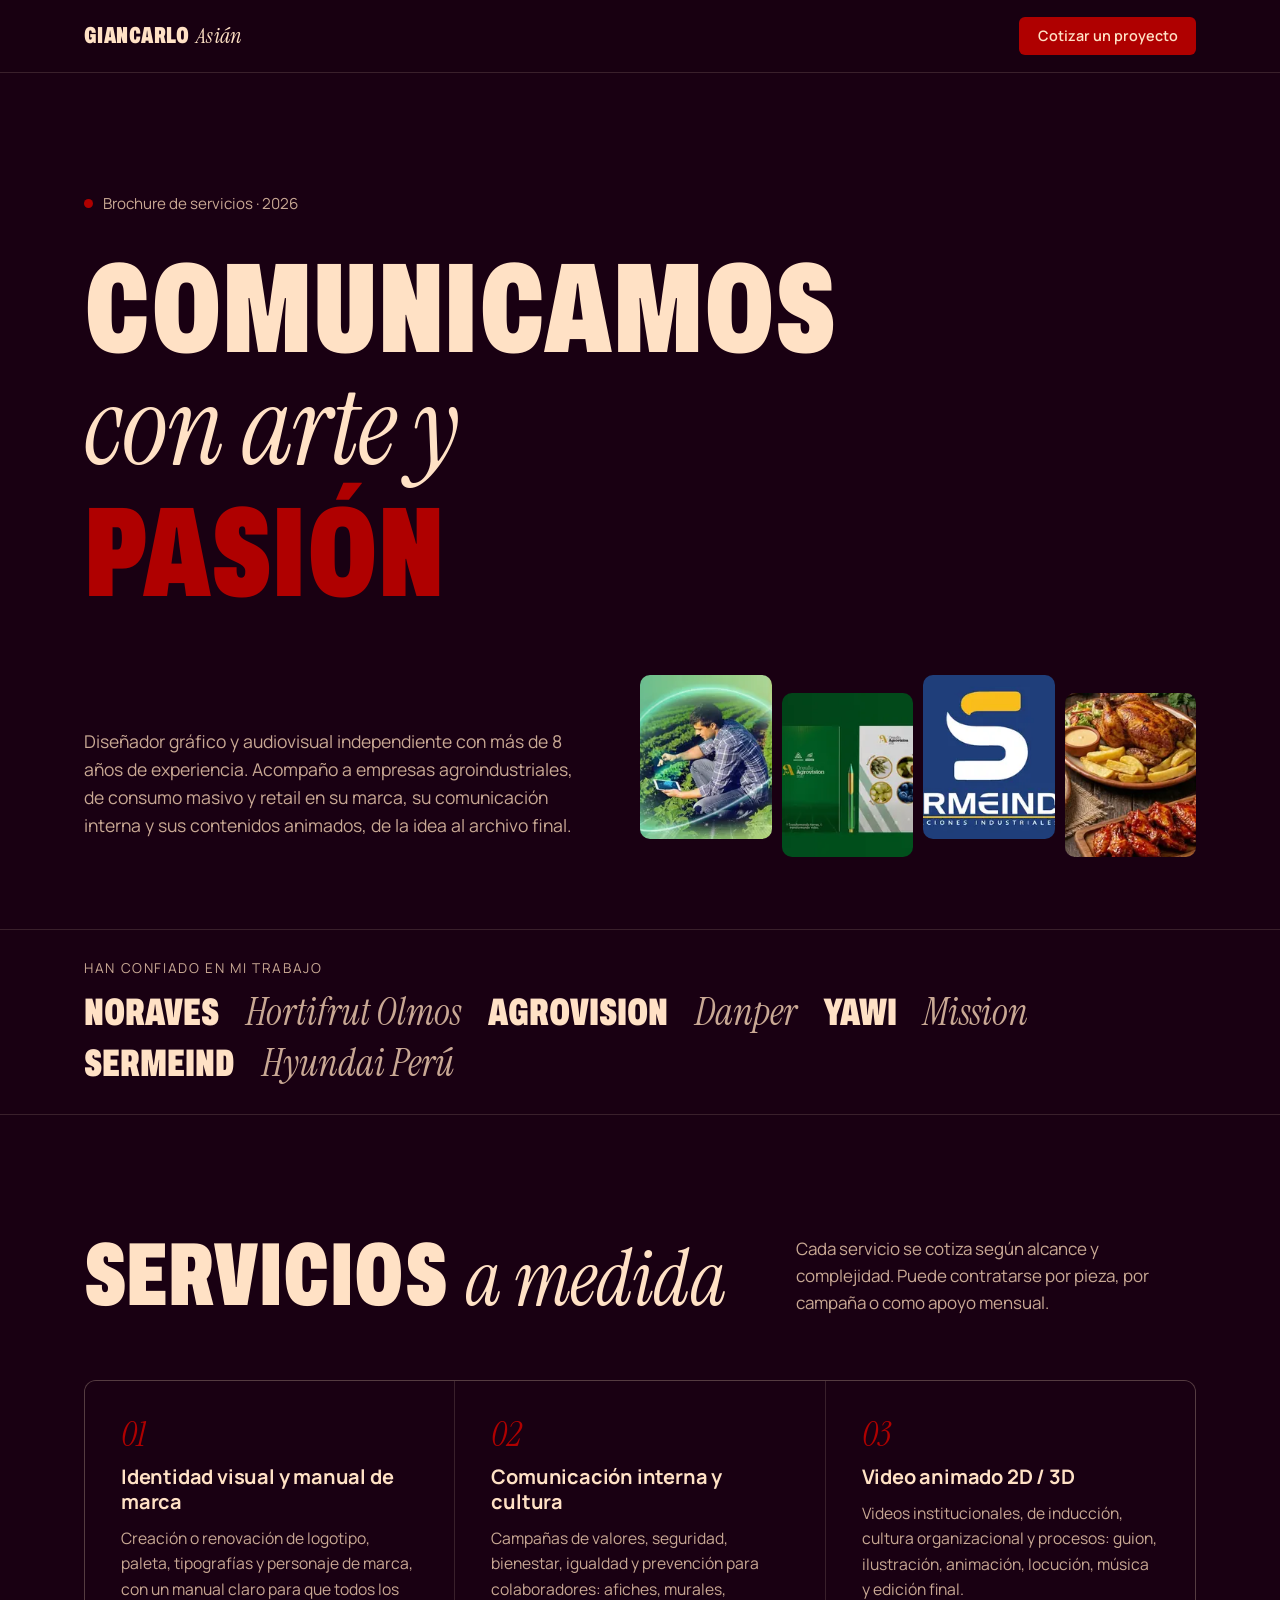
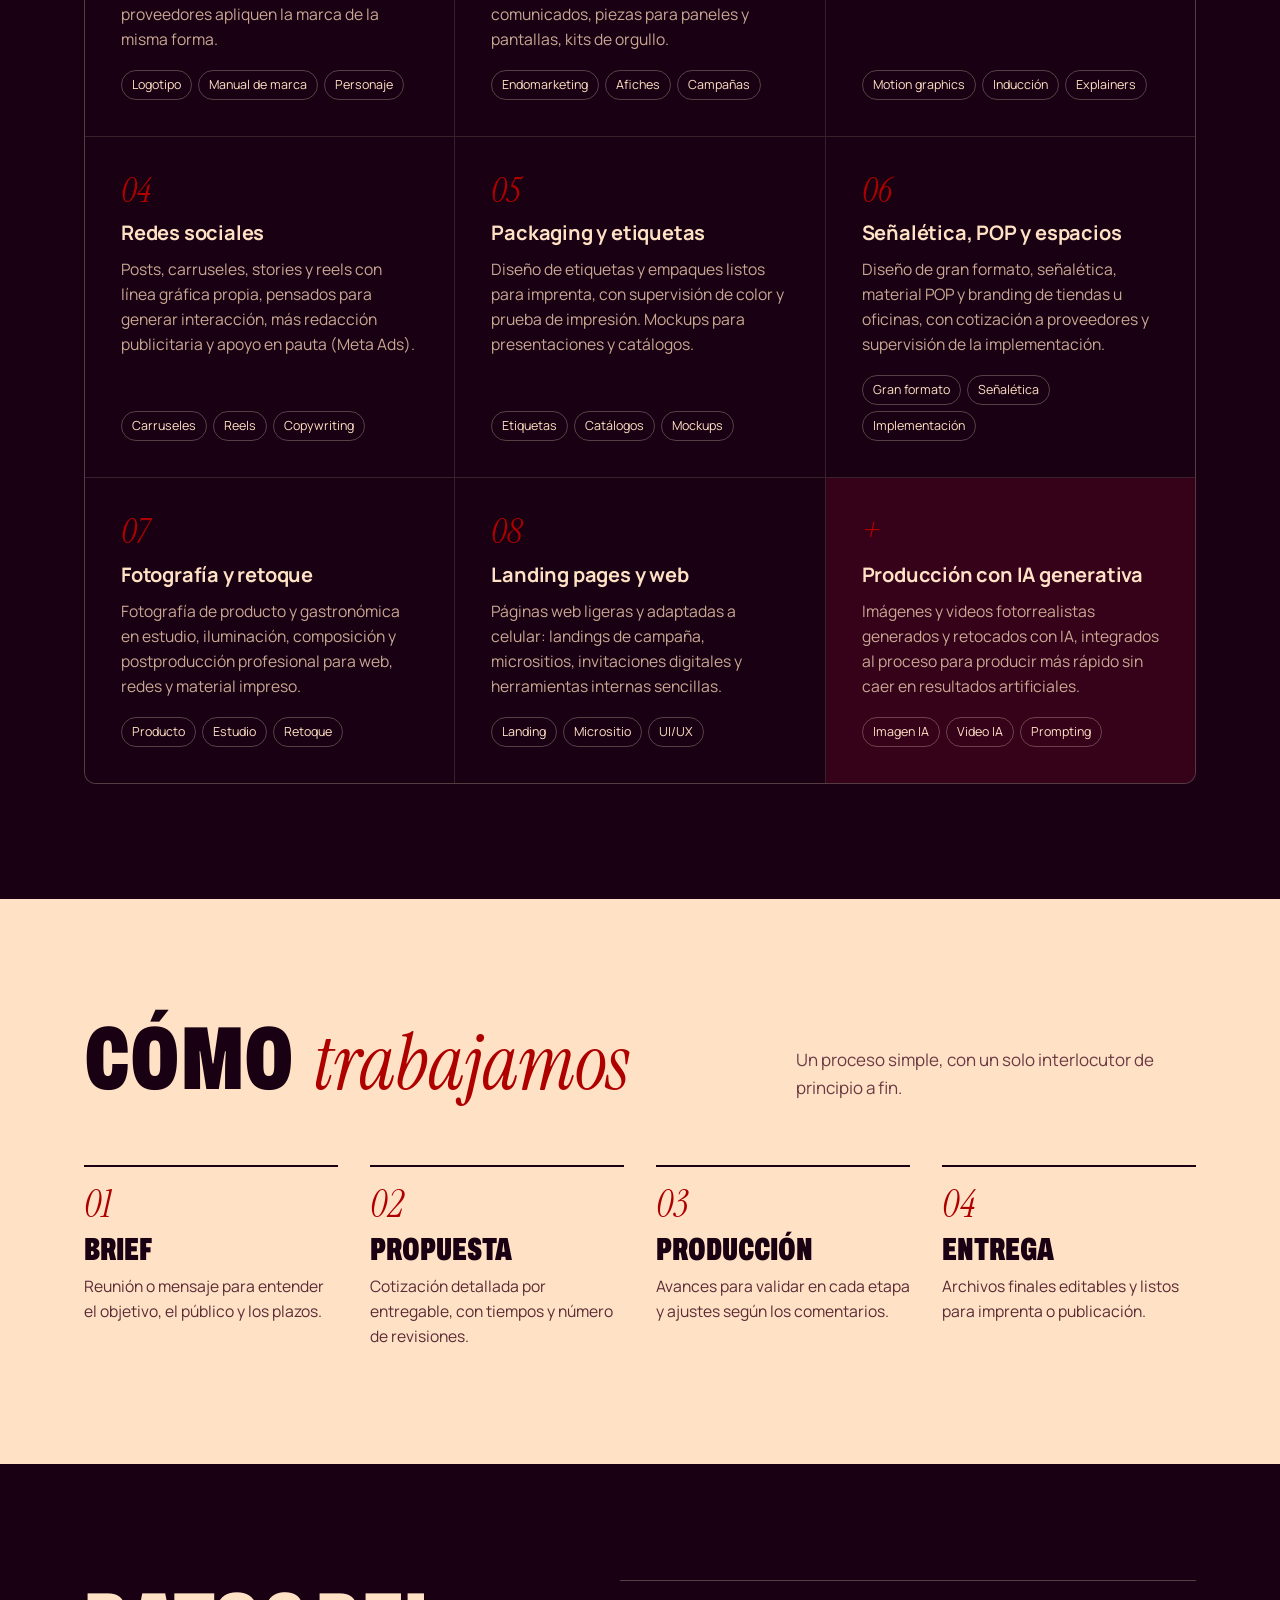
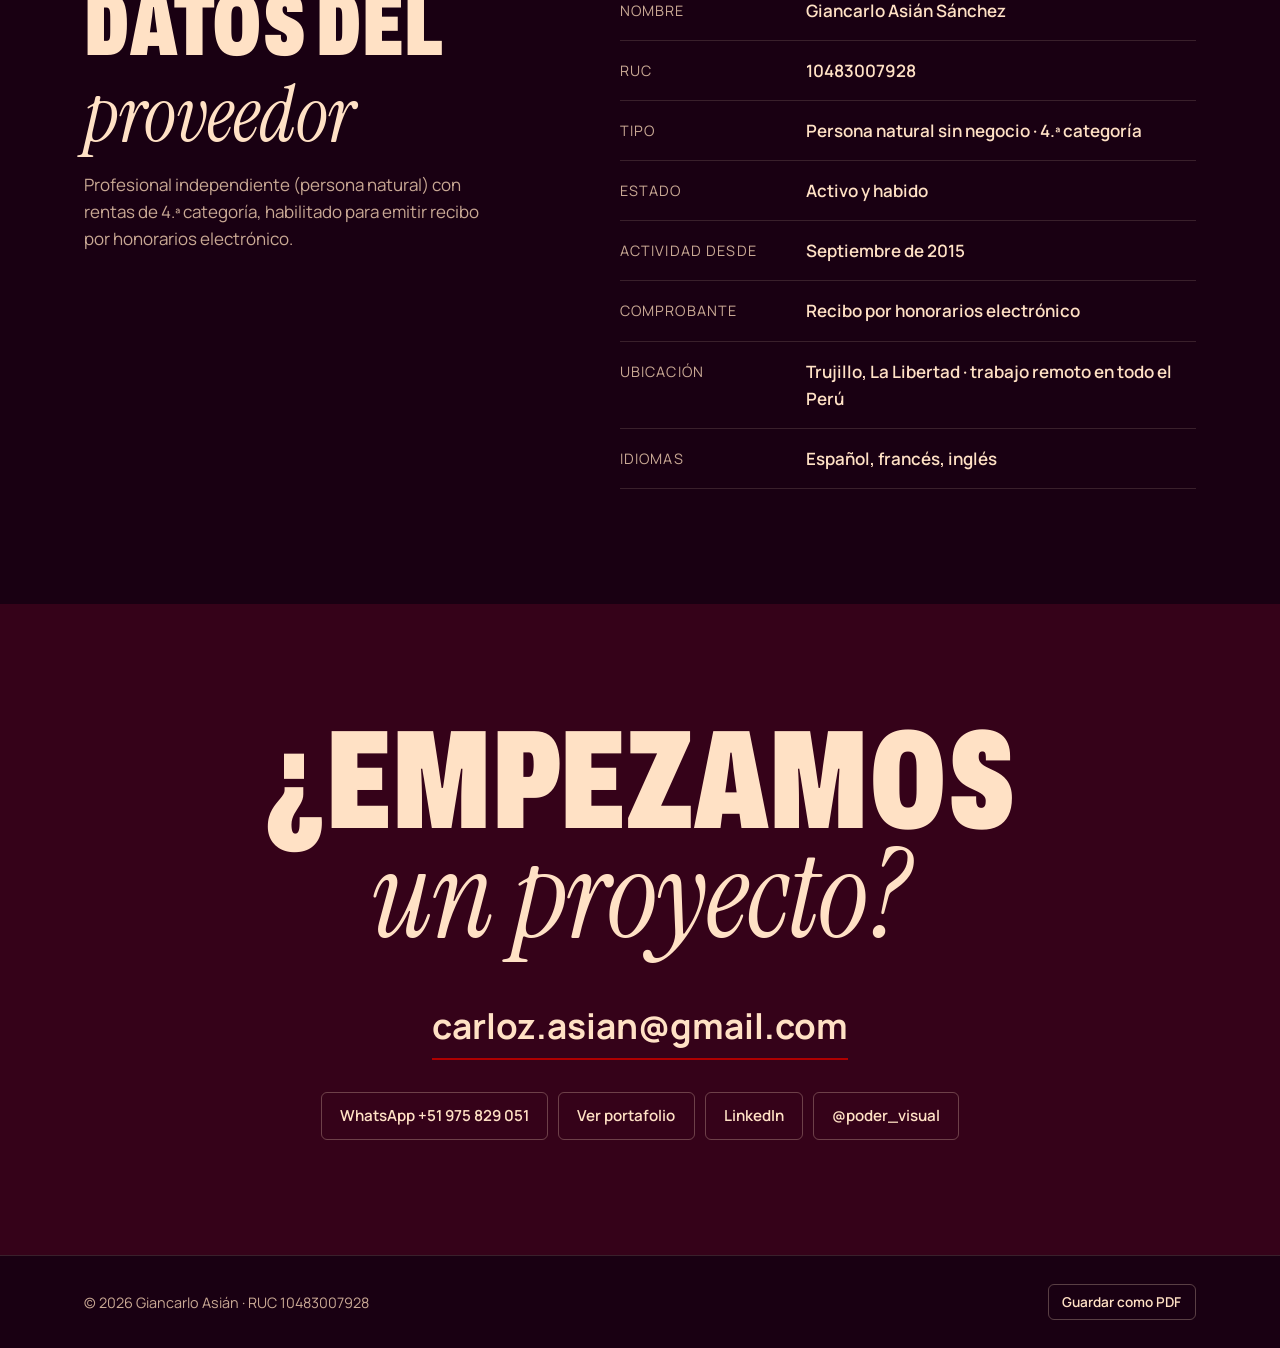
<file: servicios/index.html>
<!DOCTYPE html>
<html lang="es">
<head>
    <meta charset="UTF-8">
    <meta name="viewport" content="width=device-width, initial-scale=1.0">
    <title>Giancarlo Asián | Servicios de diseño y comunicación visual</title>
    <meta name="description" content="Brochure de servicios de Giancarlo Asián: identidad de marca, comunicación interna, video animado, redes sociales, packaging, señalética y web.">
    <meta name="robots" content="noindex, nofollow">
    <meta name="theme-color" content="#190012">

    <link rel="icon" href="../favicon.ico" sizes="any">
    <link rel="icon" type="image/png" sizes="32x32" href="../favicon-32.png">
    <link rel="apple-touch-icon" href="../apple-touch-icon.png">
    <link rel="preload" href="../fonts/archivo.woff2" as="font" type="font/woff2" crossorigin>
    <link rel="preload" href="../fonts/instrument-serif-italic.woff2" as="font" type="font/woff2" crossorigin>
    <link rel="preload" href="../fonts/manrope.woff2" as="font" type="font/woff2" crossorigin>
    <link rel="stylesheet" href="servicios.css?v=20261119">
</head>
<body>

<main>
<div class="print-cover">
<header class="top">
    <div class="wrap top-bar">
        <span class="logo">Giancarlo <span>Asián</span></span>
        <a class="btn btn-primary btn-sm" href="https://wa.me/51975829051" target="_blank" rel="noopener">Cotizar un proyecto</a>
    </div>
</header>

    <!-- PORTADA -->
    <section class="hero">
        <div class="wrap">
            <p class="kicker"><span class="dot" aria-hidden="true"></span>Brochure de servicios · 2026</p>
            <h1 class="hero-title">
                <span class="d">Comunicamos</span>
                <span class="s">con arte y</span>
                <span class="d">pasión</span>
            </h1>
            <div class="hero-foot">
                <p class="lead">Diseñador gráfico y audiovisual independiente con más de 8 años de experiencia. Acompaño a empresas agroindustriales, de consumo masivo y retail en su marca, su comunicación interna y sus contenidos animados, de la idea al archivo final.</p>
                <ul class="hero-strip" aria-hidden="true">
                    <li><img src="../UI/pill-yawi.webp" alt="" width="400" height="220"></li>
                    <li><img src="../UI/pill-agv.webp" alt="" width="400" height="220"></li>
                    <li><img src="../UI/pill-sermeind.webp" alt="" width="400" height="220"></li>
                    <li><img src="../UI/pill-catalogo.webp" alt="" width="400" height="220"></li>
                </ul>
            </div>
        </div>
    </section>

    <!-- CLIENTES -->
    <div class="clients">
        <div class="wrap">
            <p class="clients-label">Han confiado en mi trabajo</p>
            <p class="clients-list"><span>Noraves</span><i>Hortifrut Olmos</i><span>Agrovision</span><i>Danper</i><span>Yawi</span><i>Mission</i><span>Sermeind</span><i>Hyundai Perú</i></p>
        </div>
    </div>
    </div><!-- /print-cover -->

    <!-- SERVICIOS -->
    <section class="section" id="servicios">
        <div class="wrap">
            <div class="head">
                <h2 class="title"><span class="d">Servicios</span> <span class="s">a medida</span></h2>
                <p class="head-lead">Cada servicio se cotiza según alcance y complejidad. Puede contratarse por pieza, por campaña o como apoyo mensual.</p>
            </div>

            <ol class="services">
                <li class="svc">
                    <span class="num">01</span>
                    <h3>Identidad visual y manual de marca</h3>
                    <p>Creación o renovación de logotipo, paleta, tipografías y personaje de marca, con un manual claro para que todos los proveedores apliquen la marca de la misma forma.</p>
                    <ul class="tags"><li>Logotipo</li><li>Manual de marca</li><li>Personaje</li></ul>
                </li>
                <li class="svc">
                    <span class="num">02</span>
                    <h3>Comunicación interna y cultura</h3>
                    <p>Campañas de valores, seguridad, bienestar, igualdad y prevención para colaboradores: afiches, murales, comunicados, piezas para paneles y pantallas, kits de orgullo.</p>
                    <ul class="tags"><li>Endomarketing</li><li>Afiches</li><li>Campañas</li></ul>
                </li>
                <li class="svc">
                    <span class="num">03</span>
                    <h3>Video animado 2D / 3D</h3>
                    <p>Videos institucionales, de inducción, cultura organizacional y procesos: guion, ilustración, animación, locución, música y edición final.</p>
                    <ul class="tags"><li>Motion graphics</li><li>Inducción</li><li>Explainers</li></ul>
                </li>
                <li class="svc">
                    <span class="num">04</span>
                    <h3>Redes sociales</h3>
                    <p>Posts, carruseles, stories y reels con línea gráfica propia, pensados para generar interacción, más redacción publicitaria y apoyo en pauta (Meta Ads).</p>
                    <ul class="tags"><li>Carruseles</li><li>Reels</li><li>Copywriting</li></ul>
                </li>
                <li class="svc">
                    <span class="num">05</span>
                    <h3>Packaging y etiquetas</h3>
                    <p>Diseño de etiquetas y empaques listos para imprenta, con supervisión de color y prueba de impresión. Mockups para presentaciones y catálogos.</p>
                    <ul class="tags"><li>Etiquetas</li><li>Catálogos</li><li>Mockups</li></ul>
                </li>
                <li class="svc">
                    <span class="num">06</span>
                    <h3>Señalética, POP y espacios</h3>
                    <p>Diseño de gran formato, señalética, material POP y branding de tiendas u oficinas, con cotización a proveedores y supervisión de la implementación.</p>
                    <ul class="tags"><li>Gran formato</li><li>Señalética</li><li>Implementación</li></ul>
                </li>
                <li class="svc">
                    <span class="num">07</span>
                    <h3>Fotografía y retoque</h3>
                    <p>Fotografía de producto y gastronómica en estudio, iluminación, composición y postproducción profesional para web, redes y material impreso.</p>
                    <ul class="tags"><li>Producto</li><li>Estudio</li><li>Retoque</li></ul>
                </li>
                <li class="svc">
                    <span class="num">08</span>
                    <h3>Landing pages y web</h3>
                    <p>Páginas web ligeras y adaptadas a celular: landings de campaña, micrositios, invitaciones digitales y herramientas internas sencillas.</p>
                    <ul class="tags"><li>Landing</li><li>Micrositio</li><li>UI/UX</li></ul>
                </li>
                <li class="svc svc--accent">
                    <span class="num">+</span>
                    <h3>Producción con IA generativa</h3>
                    <p>Imágenes y videos fotorrealistas generados y retocados con IA, integrados al proceso para producir más rápido sin caer en resultados artificiales.</p>
                    <ul class="tags"><li>Imagen IA</li><li>Video IA</li><li>Prompting</li></ul>
                </li>
            </ol>
        </div>
    </section>

    <div class="print-sheet">
    <!-- PROCESO -->
    <section class="section section--cream" id="proceso">
        <div class="wrap">
            <div class="head">
                <h2 class="title"><span class="d">Cómo</span> <span class="s">trabajamos</span></h2>
                <p class="head-lead">Un proceso simple, con un solo interlocutor de principio a fin.</p>
            </div>
            <ol class="steps">
                <li><span class="num">01</span><h3>Brief</h3><p>Reunión o mensaje para entender el objetivo, el público y los plazos.</p></li>
                <li><span class="num">02</span><h3>Propuesta</h3><p>Cotización detallada por entregable, con tiempos y número de revisiones.</p></li>
                <li><span class="num">03</span><h3>Producción</h3><p>Avances para validar en cada etapa y ajustes según los comentarios.</p></li>
                <li><span class="num">04</span><h3>Entrega</h3><p>Archivos finales editables y listos para imprenta o publicación.</p></li>
            </ol>
        </div>
    </section>

    <!-- DATOS DEL PROVEEDOR -->
    <section class="section" id="proveedor">
        <div class="wrap provider">
            <div>
                <h2 class="title"><span class="d">Datos del</span> <span class="s">proveedor</span></h2>
                <p class="head-lead">Profesional independiente (persona natural) con rentas de 4.ª categoría, habilitado para emitir recibo por honorarios electrónico.</p>
            </div>
            <dl class="facts">
                <div><dt>Nombre</dt><dd>Giancarlo Asián Sánchez</dd></div>
                <div><dt>RUC</dt><dd>10483007928</dd></div>
                <div><dt>Tipo</dt><dd>Persona natural sin negocio · 4.ª categoría</dd></div>
                <div><dt>Estado</dt><dd>Activo y habido</dd></div>
                <div><dt>Actividad desde</dt><dd>Septiembre de 2015</dd></div>
                <div><dt>Comprobante</dt><dd>Recibo por honorarios electrónico</dd></div>
                <div><dt>Ubicación</dt><dd>Trujillo, La Libertad · trabajo remoto en todo el Perú</dd></div>
                <div><dt>Idiomas</dt><dd>Español, francés, inglés</dd></div>
            </dl>
        </div>
    </section>

    </div><!-- /print-sheet -->

    <!-- CONTACTO -->
    <section class="section contact" id="contacto">
        <div class="wrap">
            <h2 class="contact-title"><span class="d">¿Empezamos</span> <span class="s">un proyecto?</span></h2>
            <a class="mail" href="mailto:carloz.asian@gmail.com">carloz.asian@gmail.com</a>
            <ul class="links">
                <li><a href="https://wa.me/51975829051" target="_blank" rel="noopener">WhatsApp +51 975 829 051</a></li>
                <li><a href="https://giancarloas.github.io/Portefeuille-Giancarlo-As./es/" target="_blank" rel="noopener">Ver portafolio</a></li>
                <li><a href="https://www.linkedin.com/in/giancarlo-asian-6b889422b/" target="_blank" rel="noopener">LinkedIn</a></li>
                <li><a href="https://www.instagram.com/poder_visual/" target="_blank" rel="noopener">@poder_visual</a></li>
            </ul>
        </div>
    </section>

</main>

<footer class="foot">
    <div class="wrap">
        <p>&copy; 2026 Giancarlo Asián · RUC 10483007928</p>
        <button type="button" class="print-btn" onclick="window.print()">Guardar como PDF</button>
    </div>
</footer>

</body>
</html>
</file>
<file: servicios/servicios.css>
/* =====================================================================
   GIANCARLO ASIÁN — BROCHURE DE SERVICIOS (page non liée au portfolio)
   Même identité : encre / vin / crème / rouge
   Archivo ExtraCondensed Black × Instrument Serif Italic + Manrope
   ===================================================================== */

@font-face {
    font-family: 'Manrope';
    src: url('../fonts/manrope.woff2') format('woff2-variations'), url('../fonts/manrope.woff2') format('woff2');
    font-weight: 200 800;
    font-display: swap;
}
@font-face {
    font-family: 'Archivo';
    src: url('../fonts/archivo.woff2') format('woff2-variations'), url('../fonts/archivo.woff2') format('woff2');
    font-weight: 100 900;
    font-stretch: 62% 125%;
    font-display: swap;
}
@font-face {
    font-family: 'Instrument Serif Italic';
    src: url('../fonts/instrument-serif-italic.woff2') format('woff2');
    font-weight: 400;
    font-style: normal;
    font-display: swap;
}

:root {
    --ink: #190012;
    --wine: #350219;
    --wine-2: #42061F;
    --cream: #FFE1C5;
    --red: #AF0000;
    --muted: #C9A894;
    --line: rgba(255, 225, 197, 0.14);
    --line-strong: rgba(255, 225, 197, 0.28);

    --sans: 'Manrope', 'Helvetica Neue', Arial, sans-serif;
    --display: 'Archivo', 'Arial Narrow', Impact, sans-serif;
    --script: 'Instrument Serif Italic', Georgia, serif;

    --gutter: clamp(20px, 5vw, 72px);
    --section-y: clamp(72px, 9vw, 130px);
    --maxw: 1240px;
}

*, *::before, *::after { margin: 0; padding: 0; box-sizing: border-box; }

html { scroll-behavior: smooth; -webkit-text-size-adjust: 100%; }

body {
    background: var(--ink);
    color: var(--cream);
    font-family: var(--sans);
    font-size: 1.0625rem;
    line-height: 1.6;
    -webkit-font-smoothing: antialiased;
    overflow-x: clip;
}

img { max-width: 100%; display: block; }
a { color: inherit; }
::selection { background: var(--red); color: var(--cream); }
:focus-visible { outline: 2px solid var(--cream); outline-offset: 3px; border-radius: 6px; }

.wrap { width: 100%; max-width: var(--maxw); margin: 0 auto; padding: 0 var(--gutter); }

/* Typo de titres : condensée majuscule + italique serif */
.d {
    font-family: var(--display);
    font-weight: 900;
    font-stretch: 62%;
    text-transform: uppercase;
    letter-spacing: 0.005em;
}
.s {
    font-family: var(--script);
    font-weight: 400;
    letter-spacing: -0.01em;
    font-size: 0.86em;
}

/* Boutons */
.btn {
    display: inline-flex;
    align-items: center;
    justify-content: center;
    padding: 0.9em 1.5em;
    border-radius: 6px;
    font-weight: 600;
    font-size: 0.98rem;
    line-height: 1.1;
    text-decoration: none;
    border: 1px solid transparent;
    transition: background-color 0.25s, color 0.25s;
}
.btn-primary { background: var(--red); color: var(--cream); }
.btn-primary:hover { background: var(--cream); color: var(--ink); }
.btn-sm { padding: 0.7em 1.2em; font-size: 0.9rem; }

/* En-tête */
.top {
    position: sticky;
    top: 0;
    z-index: 10;
    background: rgba(25, 0, 18, 0.86);
    backdrop-filter: blur(10px);
    -webkit-backdrop-filter: blur(10px);
    border-bottom: 1px solid var(--line);
}
.top-bar { display: flex; align-items: center; justify-content: space-between; gap: 16px; height: 72px; }
.logo {
    font-family: var(--display);
    font-weight: 900;
    font-stretch: 62%;
    text-transform: uppercase;
    font-size: 1.45rem;
    letter-spacing: 0.02em;
    white-space: nowrap;
}
.logo span { font-family: var(--script); font-weight: 400; text-transform: none; font-size: 0.95em; margin-left: 3px; }

/* Portada */
.hero { padding: clamp(56px, 9vw, 120px) 0 clamp(48px, 7vw, 90px); }
.kicker { display: inline-flex; align-items: center; gap: 10px; color: var(--muted); font-size: 0.95rem; margin-bottom: clamp(20px, 3vw, 36px); }
.dot { width: 9px; height: 9px; border-radius: 50%; background: var(--red); animation: pulse 2.4s infinite; }
@keyframes pulse {
    0% { box-shadow: 0 0 0 0 rgba(175, 0, 0, 0.7); }
    70% { box-shadow: 0 0 0 10px rgba(175, 0, 0, 0); }
    100% { box-shadow: 0 0 0 0 rgba(175, 0, 0, 0); }
}
.hero-title { font-size: clamp(3.4rem, 10vw, 9.6rem); line-height: 0.9; font-weight: 400; }
.hero-title > span { display: block; }
.hero-title .s { margin: 0.02em 0 0.1em 0; line-height: 1.05; color: var(--cream); }
.hero-title .d:last-child { color: var(--red); }

.hero-foot {
    margin-top: clamp(32px, 5vw, 64px);
    display: grid;
    grid-template-columns: minmax(0, 1fr) minmax(0, 1.1fr);
    gap: clamp(24px, 4vw, 64px);
    align-items: end;
}
.lead { color: var(--muted); max-width: 46ch; font-size: 1.1rem; }
.hero-strip { list-style: none; display: grid; grid-template-columns: repeat(4, 1fr); gap: 10px; }
.hero-strip li { aspect-ratio: 4 / 5; border-radius: 10px; overflow: hidden; background: var(--wine); }
.hero-strip li:nth-child(even) { transform: translateY(18px); }
.hero-strip img { width: 100%; height: 100%; object-fit: cover; }

/* Clients */
.clients { border-top: 1px solid var(--line); border-bottom: 1px solid var(--line); padding: 28px 0; }
.clients-label { font-size: 0.85rem; color: var(--muted); text-transform: uppercase; letter-spacing: 0.12em; margin-bottom: 10px; }
.clients-list { display: flex; flex-wrap: wrap; gap: 0.2em 0.7em; font-size: clamp(1.5rem, 3vw, 2.4rem); line-height: 1.15; }
.clients-list span { font-family: var(--display); font-weight: 900; font-stretch: 62%; text-transform: uppercase; }
.clients-list i { font-family: var(--script); font-style: normal; color: var(--muted); }

/* Sections */
.section { padding: var(--section-y) 0; }
.head { display: flex; flex-wrap: wrap; justify-content: space-between; align-items: end; gap: 20px 48px; margin-bottom: clamp(36px, 5vw, 64px); }
.title { font-size: clamp(2.8rem, 7vw, 6rem); line-height: 0.92; font-weight: 400; }
.head-lead { max-width: 40ch; color: var(--muted); }

/* Services */
.services {
    list-style: none;
    display: grid;
    grid-template-columns: repeat(3, 1fr);
    gap: 1px;
    background: var(--line);
    border: 1px solid var(--line);
    border-radius: 12px;
    overflow: hidden;
}
.svc {
    background: var(--ink);
    padding: clamp(24px, 3vw, 36px);
    display: flex;
    flex-direction: column;
    gap: 12px;
    transition: background-color 0.3s;
}
.svc:hover { background: var(--wine); }
.svc .num { font-family: var(--script); font-size: 2.2rem; line-height: 1; color: var(--red); }
.svc h3 { font-size: 1.25rem; line-height: 1.25; font-weight: 700; letter-spacing: -0.01em; }
.svc p { color: var(--muted); font-size: 0.98rem; flex: 1; }
.svc--accent { background: var(--wine); }
.svc--accent:hover { background: var(--wine-2); }
.tags { list-style: none; display: flex; flex-wrap: wrap; gap: 6px; margin-top: 6px; }
.tags li { font-size: 0.78rem; padding: 4px 10px; border: 1px solid var(--line-strong); border-radius: 999px; color: var(--cream); }

/* Proceso — bande crème */
.section--cream { background: var(--cream); color: var(--ink); }
.section--cream .head-lead { color: #6B3A44; }
.section--cream .title .d { color: var(--ink); }
.section--cream .title .s { color: var(--red); }
.steps { list-style: none; display: grid; grid-template-columns: repeat(4, 1fr); gap: clamp(16px, 2.5vw, 32px); }
.steps li { border-top: 2px solid var(--ink); padding-top: 18px; }
.steps .num { font-family: var(--script); font-size: 2.4rem; line-height: 1; color: var(--red); }
.steps h3 {
    font-family: var(--display);
    font-weight: 900;
    font-stretch: 62%;
    text-transform: uppercase;
    font-size: 2rem;
    line-height: 1;
    margin: 10px 0 8px;
}
.steps p { color: #5A2A35; font-size: 0.98rem; }

/* Datos del proveedor */
.provider { display: grid; grid-template-columns: minmax(0, 0.9fr) minmax(0, 1.1fr); gap: clamp(32px, 5vw, 80px); align-items: start; }
.provider .head-lead { margin-top: 20px; }
.facts { border-top: 1px solid var(--line-strong); }
.facts div { display: grid; grid-template-columns: 170px 1fr; gap: 16px; padding: 16px 0; border-bottom: 1px solid var(--line); }
.facts dt { color: var(--muted); font-size: 0.9rem; text-transform: uppercase; letter-spacing: 0.08em; padding-top: 2px; }
.facts dd { font-weight: 600; }

/* Contacto */
.contact { text-align: center; background: var(--wine); }
.contact-title { font-size: clamp(3.2rem, 11vw, 10rem); line-height: 0.88; font-weight: 400; }
.contact-title > span { display: block; }
.contact-title .s { color: var(--cream); }
.mail {
    display: inline-block;
    margin-top: clamp(28px, 4vw, 48px);
    font-size: clamp(1.3rem, 3vw, 2.2rem);
    font-weight: 700;
    text-decoration: none;
    border-bottom: 2px solid var(--red);
    padding-bottom: 4px;
    transition: color 0.25s;
}
.mail:hover { color: var(--red); }
.links { list-style: none; display: flex; flex-wrap: wrap; justify-content: center; gap: 10px; margin-top: 32px; }
.links a {
    display: inline-block;
    padding: 0.7em 1.2em;
    border: 1px solid var(--line-strong);
    border-radius: 6px;
    font-size: 0.95rem;
    font-weight: 600;
    text-decoration: none;
    transition: background-color 0.25s, color 0.25s;
}
.links a:hover { background: var(--cream); color: var(--ink); }

/* Pied */
.foot { padding: 28px 0; border-top: 1px solid var(--line); color: var(--muted); font-size: 0.9rem; }
.foot .wrap { display: flex; justify-content: space-between; align-items: center; gap: 16px; flex-wrap: wrap; }
.print-btn {
    background: none;
    border: 1px solid var(--line-strong);
    color: var(--cream);
    font: 600 0.85rem var(--sans);
    padding: 0.6em 1em;
    border-radius: 6px;
    cursor: pointer;
}
.print-btn:hover { background: var(--cream); color: var(--ink); }

/* Responsive */
@media (max-width: 960px) {
    .services { grid-template-columns: repeat(2, 1fr); }
    .steps { grid-template-columns: repeat(2, 1fr); }
    .hero-foot, .provider { grid-template-columns: 1fr; }
}
@media (max-width: 600px) {
    .services, .steps { grid-template-columns: 1fr; }
    .hero-strip { grid-template-columns: repeat(2, 1fr); }
    .hero-strip li:nth-child(n+3) { display: none; }
    .facts div { grid-template-columns: 1fr; gap: 2px; }
    .top .btn { display: none; }
}

@media (prefers-reduced-motion: reduce) {
    *, *::before, *::after { animation: none !important; transition: none !important; }
    html { scroll-behavior: auto; }
}

/* Enveloppes utilisées seulement à l'impression */
.print-cover, .print-sheet { display: contents; }

/* =====================================================================
   Impression / « Guardar como PDF » — mise en page A4 dédiée
   p.1 portada + clientes · p.2 servicios (grille 3×3) · p.3 proceso +
   proveedor · p.4 contacto
   ===================================================================== */
@page { size: A4; margin: 0; }
@media print {
    * { -webkit-print-color-adjust: exact !important; print-color-adjust: exact !important; }
    *, *::before, *::after { animation: none !important; transition: none !important; }
    html, body { background: var(--ink); font-size: 10.5pt; width: 210mm; }
    .wrap { max-width: none; padding: 0 14mm; }
    .top .btn, .print-btn, .dot { display: none !important; }

    /* Chaque « page » remplit une feuille A4 */
    #servicios, #contacto {
        min-height: 297mm;
        break-after: page;
        display: flex;
        flex-direction: column;
    }
    #contacto { break-after: auto; justify-content: center; }

    /* p.1 — en-tête + portada + clientes */
    .top { position: static; background: var(--ink); backdrop-filter: none; -webkit-backdrop-filter: none; border-bottom: 1px solid var(--line); }
    .top-bar { height: 18mm; }
    .logo { font-size: 16pt; }
    .print-cover { display: flex; flex-direction: column; min-height: 297mm; break-after: page; }
    .print-cover .hero { min-height: 0; break-after: auto; flex: 1; padding: 22mm 0 12mm; justify-content: center; }
    .kicker { font-size: 10pt; margin-bottom: 8mm; }
    .hero-title { font-size: 76pt; }
    .hero-foot { grid-template-columns: minmax(0, 1fr) minmax(0, 1.15fr); gap: 10mm; margin-top: 14mm; align-items: end; }
    .lead { font-size: 10.5pt; }
    .hero-strip { grid-template-columns: repeat(4, 1fr); gap: 3mm; }
    .hero-strip li { display: block !important; aspect-ratio: auto; height: 44mm; }
    .hero-strip li:nth-child(even) { transform: translateY(5mm); }
    .clients { padding: 9mm 0 12mm; border-bottom: 0; }
    .clients-label { font-size: 8.5pt; }
    .clients-list { font-size: 19pt; }

    /* p.2 — servicios : 9 cartes = grille 3×3 pleine, sans case vide */
    #servicios { padding: 16mm 0 12mm; justify-content: flex-start; }
    .head { margin-bottom: 8mm; gap: 4mm 12mm; flex-wrap: nowrap; }
    .title { font-size: 44pt; white-space: nowrap; }
    .head-lead { font-size: 9.5pt; max-width: 62ch; }
    .services { grid-template-columns: repeat(3, minmax(0, 1fr)) !important; flex: 1; }
    .svc { padding: 6mm 5mm; gap: 2.4mm; break-inside: avoid; }
    .svc:hover { background: var(--ink); }
    .svc--accent, .svc--accent:hover { background: var(--wine); }
    .svc .num { font-size: 20pt; }
    .svc h3 { font-size: 11.5pt; }
    .svc p { font-size: 8.8pt; line-height: 1.5; }
    .tags li { font-size: 7pt; padding: 1mm 2.4mm; }

    /* p.3 — proceso + proveedor */
    .print-sheet { min-height: 297mm; break-after: page; display: flex; flex-direction: column; }
    .print-sheet .section { min-height: 0; break-after: auto; }
    #proceso { padding: 16mm 0 14mm; }
    .steps { grid-template-columns: repeat(4, minmax(0, 1fr)) !important; gap: 6mm; }
    .steps .num { font-size: 20pt; }
    .steps h3 { font-size: 18pt; }
    .steps p { font-size: 9pt; }
    #proveedor { flex: 1; padding: 14mm 0; }
    .provider { grid-template-columns: minmax(0, 0.85fr) minmax(0, 1.15fr) !important; gap: 12mm; }
    #proceso .title, #proveedor .title { font-size: 40pt; }
    #proveedor .title { white-space: normal; }
    #proveedor .title .s { display: block; }
    .facts div { grid-template-columns: 34mm 1fr !important; padding: 3.2mm 0; gap: 4mm; }
    .facts dt { font-size: 8pt; }
    .facts dd { font-size: 10pt; }

    /* p.4 — contacto */
    #contacto { padding: 0; }
    .contact-title { font-size: 84pt; }
    .mail { font-size: 20pt; margin-top: 12mm; }
    .links { margin-top: 10mm; }
    .links a { font-size: 10pt; }
    .foot { display: none; }
}
</file>
